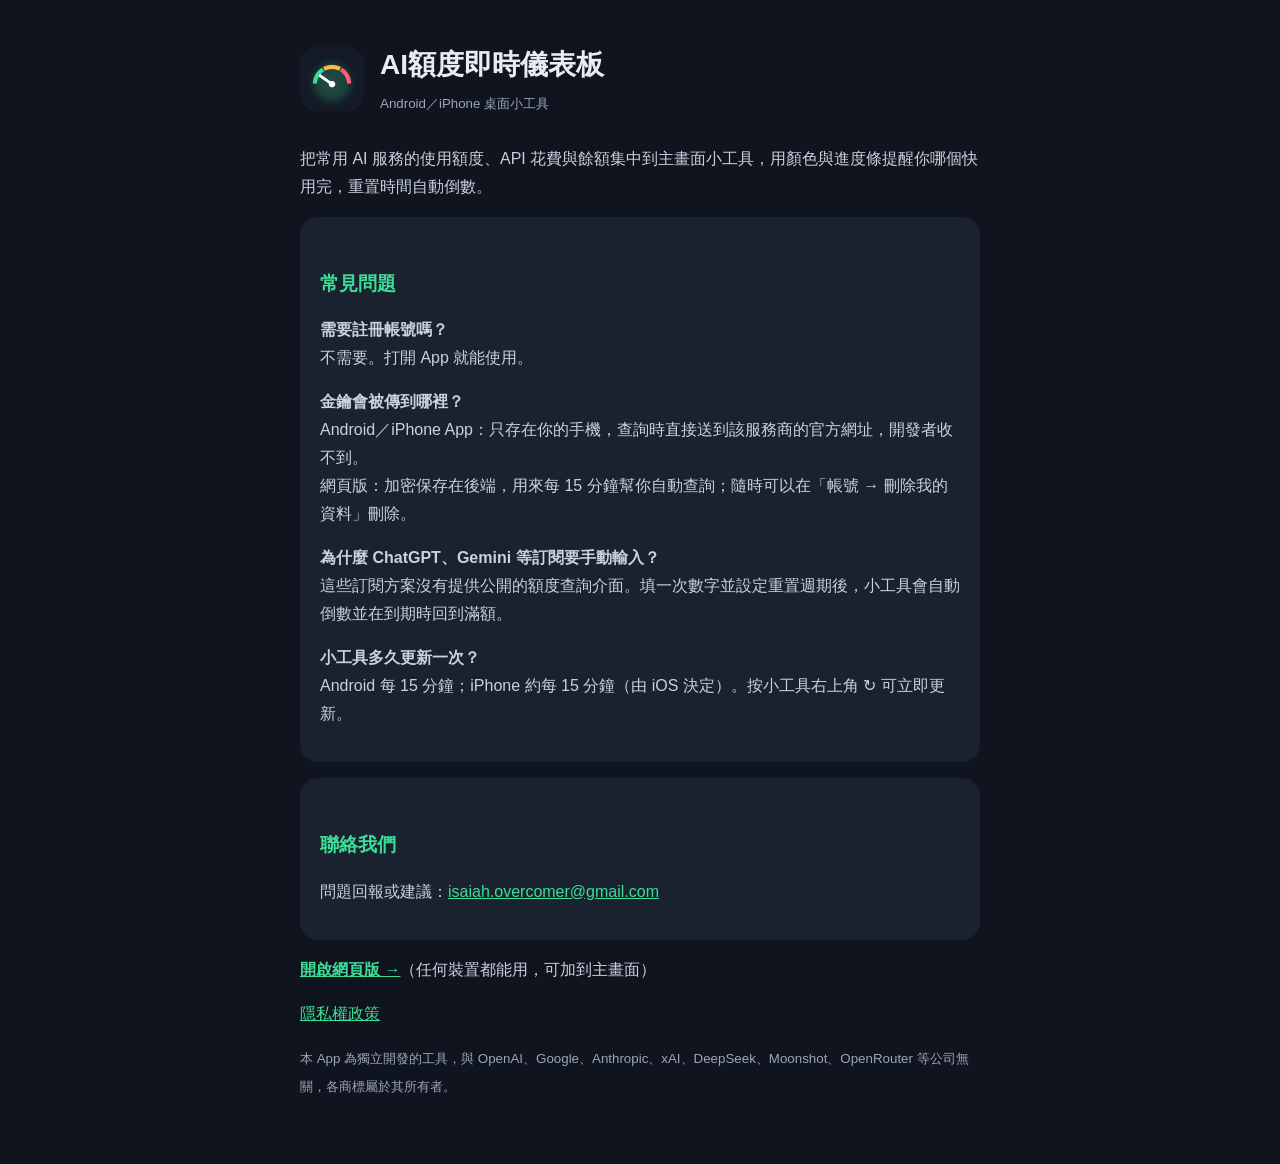
<file: index.html>
<!DOCTYPE html>
<html lang="zh-Hant"><head><meta charset="utf-8"><meta name="viewport" content="width=device-width,initial-scale=1">
<title>AI額度即時儀表板｜支援</title><link rel="stylesheet" href="style.css"></head>
<body><main>
<header><img src="icon.png" alt=""><div><h1>AI額度即時儀表板</h1><small>Android／iPhone 桌面小工具</small></div></header>
<p>把常用 AI 服務的使用額度、API 花費與餘額集中到主畫面小工具，用顏色與進度條提醒你哪個快用完，重置時間自動倒數。</p>
<div class="card">
<h2>常見問題</h2>
<p><b>需要註冊帳號嗎？</b><br>不需要。打開 App 就能使用。</p>
<p><b>金鑰會被傳到哪裡？</b><br>Android／iPhone App：只存在你的手機，查詢時直接送到該服務商的官方網址，開發者收不到。<br>網頁版：加密保存在後端，用來每 15 分鐘幫你自動查詢；隨時可以在「帳號 → 刪除我的資料」刪除。</p>
<p><b>為什麼 ChatGPT、Gemini 等訂閱要手動輸入？</b><br>這些訂閱方案沒有提供公開的額度查詢介面。填一次數字並設定重置週期後，小工具會自動倒數並在到期時回到滿額。</p>
<p><b>小工具多久更新一次？</b><br>Android 每 15 分鐘；iPhone 約每 15 分鐘（由 iOS 決定）。按小工具右上角 ↻ 可立即更新。</p>
</div>
<div class="card"><h2>聯絡我們</h2><p>問題回報或建議：<a href="mailto:isaiah.overcomer@gmail.com">isaiah.overcomer@gmail.com</a></p></div>
<p><a href="app/"><b>開啟網頁版 →</b></a>（任何裝置都能用，可加到主畫面）</p>
<p><a href="privacy.html">隱私權政策</a></p>
<small>本 App 為獨立開發的工具，與 OpenAI、Google、Anthropic、xAI、DeepSeek、Moonshot、OpenRouter 等公司無關，各商標屬於其所有者。</small>
</main></body></html>
</file>
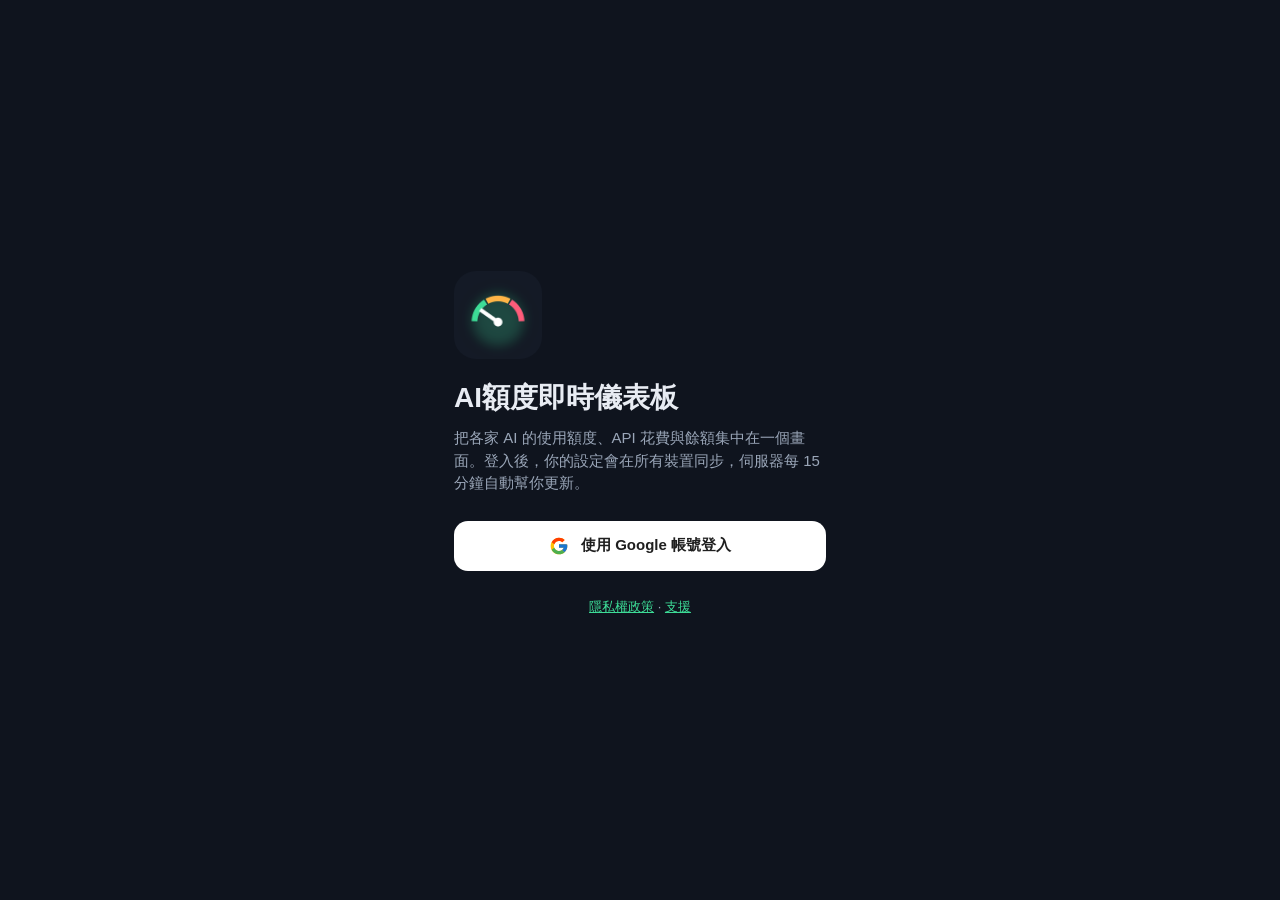
<file: app/index.html>
<!DOCTYPE html>
<html lang="zh-Hant">
<head>
<meta charset="utf-8">
<meta name="viewport" content="width=device-width,initial-scale=1,viewport-fit=cover">
<title>AI額度即時儀表板</title>
<meta name="description" content="把各家 AI 的使用額度、API 花費與餘額集中在一個畫面，任何裝置都能加到主畫面。">
<meta name="theme-color" content="#0F141E">
<link rel="manifest" href="manifest.webmanifest">
<link rel="icon" href="icons/icon-192.png">
<link rel="apple-touch-icon" href="icons/apple-touch-icon.png">
<meta name="apple-mobile-web-app-capable" content="yes">
<meta name="apple-mobile-web-app-status-bar-style" content="black-translucent">
<meta name="apple-mobile-web-app-title" content="AI額度">
<style>
:root{--bg:#0F141E;--s:#1A2230;--s2:#232C3B;--stroke:#2E3A4F;--t:#E8ECF3;--sub:#9AA6B8;--a:#3DDC97;--o:#FFB547;--r:#FF5C7A;--gray:#AEB6C4;--blue:#9AA8FF}
*{box-sizing:border-box;-webkit-tap-highlight-color:transparent}
html,body{margin:0;background:var(--bg);color:var(--t);font:15px/1.5 -apple-system,BlinkMacSystemFont,"PingFang TC","Noto Sans TC","Microsoft JhengHei",sans-serif}
body{padding:env(safe-area-inset-top) env(safe-area-inset-right) env(safe-area-inset-bottom) env(safe-area-inset-left)}
button{font:inherit;color:inherit;border:0;background:none;cursor:pointer}
input{font:inherit}
.wrap{max-width:760px;margin:0 auto;padding:14px 18px 40px}
.hidden{display:none!important}
.row{display:flex;align-items:center;gap:10px}
.grow{flex:1;min-width:0}
.label{font-size:13px;font-weight:700;color:var(--sub);letter-spacing:.04em}
.sub{color:var(--sub);font-size:13px}
.card{background:var(--s);border-radius:20px;padding:16px;margin-top:14px}
.pill{font-size:11px;font-weight:700;padding:2px 8px;border-radius:10px;background:rgba(255,255,255,.13);color:var(--sub);white-space:nowrap}
.pill.a{background:rgba(61,220,151,.12);color:var(--a)}
.btn{display:flex;align-items:center;justify-content:center;min-height:50px;border-radius:14px;font-weight:600;font-size:15px;padding:0 16px;width:100%}
.btn.primary{background:var(--a);color:var(--bg)}
.btn.outline{border:1px solid var(--stroke)}
.btn.danger{color:#FF8A9E}
.btn.text{color:var(--a);min-height:40px;width:auto;padding:0 4px;justify-content:flex-start}
.btn:disabled{opacity:.5}
.icon-btn{width:48px;height:48px;border-radius:24px;background:var(--s2);display:grid;place-items:center;flex:none}
.icon-btn svg{width:22px;height:22px}
.spin svg{animation:spin .9s linear infinite}
@keyframes spin{to{transform:rotate(360deg)}}
/* 卡片 */
.grid{display:grid;grid-template-columns:repeat(2,minmax(0,1fr));gap:12px;margin-top:12px}
@media(min-width:620px){.grid{grid-template-columns:repeat(3,minmax(0,1fr))}}
.q{background:var(--s2);border-radius:18px;padding:12px 14px 14px;min-height:112px;display:flex;flex-direction:column;gap:7px;text-align:left;width:100%}
.q .t{font-weight:700;font-size:16px;overflow:hidden;text-overflow:ellipsis;white-space:nowrap}
.q .r1{font-weight:700;font-size:15px;white-space:nowrap;overflow:hidden;text-overflow:ellipsis}
.q .r2{font-size:13px;white-space:nowrap;overflow:hidden;text-overflow:ellipsis}
.bar{height:6px;border-radius:3px;background:rgba(255,255,255,.2);overflow:hidden}
.bar i{display:block;height:100%;border-radius:3px}
.empty{border:2px dashed var(--stroke);border-radius:18px;padding:22px 16px;text-align:center;color:var(--sub);margin-top:12px}
/* 清單 */
.svc{display:flex;align-items:center;gap:12px;padding:8px 2px}
.chk{width:24px;height:24px;border-radius:6px;border:2px solid var(--sub);display:grid;place-items:center;flex:none}
.chk.on{background:var(--a);border-color:var(--a)}
.chk.on::after{content:"";width:6px;height:11px;border:solid var(--bg);border-width:0 2.5px 2.5px 0;transform:rotate(45deg) translate(-1px,-1px)}
.svc .nm{font-weight:700;font-size:15.5px}
.svc .ds{font-size:12.5px;color:var(--sub);white-space:nowrap;overflow:hidden;text-overflow:ellipsis}
.svc .ds.err{color:#FF8A9E}
.chev{color:var(--sub);font-size:22px;line-height:1}
/* 登入 */
.login{min-height:100vh;display:flex;flex-direction:column;justify-content:center;max-width:420px;margin:0 auto;padding:24px}
.logo{width:88px;height:88px;border-radius:22px;margin-bottom:18px}
h1{font-size:28px;margin:0}
.field{margin-top:12px}
.field label{display:block;font-size:12px;color:var(--sub);margin:0 0 4px 2px}
.field input{width:100%;height:48px;border-radius:12px;border:1px solid #3A4760;background:rgba(15,20,30,.4);color:var(--t);padding:0 12px;outline:none}
.field input:focus{border-color:var(--a)}
.hint{font-size:12px;color:var(--sub);margin:4px 0 0 2px}
/* 設定頁 */
.sheet{position:fixed;inset:0;background:var(--bg);z-index:10;display:flex;flex-direction:column;padding:env(safe-area-inset-top) env(safe-area-inset-right) 0 env(safe-area-inset-left)}
.sheet .top{display:flex;align-items:center;gap:6px;padding:6px 16px 6px 6px}
.sheet .body{flex:1;overflow:auto;padding:4px 16px 24px}
.sheet .bottom{display:flex;gap:12px;padding:10px 16px calc(10px + env(safe-area-inset-bottom));background:var(--s)}
.opt{display:flex;align-items:center;gap:12px;padding:12px;border-radius:14px;background:var(--s2);margin-top:8px;width:100%;text-align:left;border:2px solid transparent}
.opt.on{background:rgba(61,220,151,.12);border-color:var(--a)}
.dot{width:20px;height:20px;border-radius:10px;border:2px solid var(--sub);flex:none}
.opt.on .dot{border:5px solid #1E4A3A;background:var(--a)}
.opt b{display:block;font-size:15px}.opt span{font-size:12.5px;color:var(--sub)}
.two{display:grid;grid-template-columns:1fr 1fr;gap:10px}
.seg{display:grid;grid-template-columns:1fr 1fr;border:1px solid var(--stroke);border-radius:12px;overflow:hidden;margin-top:12px}
.seg button{min-height:42px;font-size:13.5px}
.seg button.on{background:var(--s);color:var(--a);font-weight:700}
.mrow{background:var(--s2);border-radius:14px;padding:12px 14px 14px;margin-top:12px}
.callout{background:#161D29;border:1px solid var(--stroke);border-radius:14px;padding:12px 14px;color:var(--sub);font-size:13.5px;margin-top:14px;white-space:pre-wrap;word-break:break-word}
.result{border-radius:14px;padding:12px 14px;margin-top:10px;font-size:14px}
.result.ok{background:rgba(61,220,151,.12);border:1px solid var(--a)}
.result.bad{background:rgba(255,92,122,.12);border:1px solid var(--r)}
.switch{width:52px;height:32px;border-radius:16px;background:#3A4760;position:relative;flex:none;transition:.2s}
.switch::after{content:"";position:absolute;top:4px;left:4px;width:24px;height:24px;border-radius:12px;background:#fff;transition:.2s}
.switch.on{background:var(--a)}.switch.on::after{left:24px}
.toast{position:fixed;left:50%;bottom:calc(24px + env(safe-area-inset-bottom));transform:translateX(-50%);background:#2B3547;color:var(--t);padding:12px 18px;border-radius:14px;z-index:20;max-width:90vw;font-size:14px;box-shadow:0 8px 24px rgba(0,0,0,.4)}
a{color:var(--a)}
</style>
</head>
<body>

<!-- 登入 -->
<section id="loginView" class="login hidden">
  <img class="logo" src="icons/icon-192.png" alt="">
  <h1>AI額度即時儀表板</h1>
  <p class="sub" style="font-size:15px;margin:8px 0 26px">把各家 AI 的使用額度、API 花費與餘額集中在一個畫面。登入後，你的設定會在所有裝置同步，伺服器每 15 分鐘自動幫你更新。</p>
  <button id="googleBtn" class="btn" style="background:#fff;color:#1F1F1F;gap:12px" onclick="googleSignIn()">
    <svg width="20" height="20" viewBox="0 0 48 48"><path fill="#FFC107" d="M43.6 20.5H42V20H24v8h11.3C33.7 32.7 29.2 36 24 36c-6.6 0-12-5.4-12-12s5.4-12 12-12c3.1 0 5.8 1.2 7.9 3.1l5.7-5.7C34 6.1 29.3 4 24 4 12.9 4 4 12.9 4 24s8.9 20 20 20 20-8.9 20-20c0-1.3-.1-2.4-.4-3.5z"/><path fill="#FF3D00" d="M6.3 14.7l6.6 4.8C14.7 15.1 19 12 24 12c3.1 0 5.8 1.2 7.9 3.1l5.7-5.7C34 6.1 29.3 4 24 4 16.3 4 9.7 8.3 6.3 14.7z"/><path fill="#4CAF50" d="M24 44c5.2 0 9.9-2 13.4-5.2l-6.2-5.2C29.2 35.1 26.7 36 24 36c-5.2 0-9.6-3.3-11.3-7.9l-6.5 5C9.5 39.6 16.2 44 24 44z"/><path fill="#1976D2" d="M43.6 20.5H42V20H24v8h11.3c-.8 2.2-2.2 4.2-4.1 5.6l6.2 5.2C37 39.2 44 34 44 24c0-1.3-.1-2.4-.4-3.5z"/></svg>
    使用 Google 帳號登入
  </button>
  <p id="cfgMissing" class="callout hidden">網站尚未完成後端設定（Google 登入用戶端 ID 或後端網址），請稍後再試。</p>
  <p class="sub" style="margin-top:26px;text-align:center"><a href="../privacy.html">隱私權政策</a> · <a href="../">支援</a></p>
</section>

<!-- 主畫面 -->
<section id="appView" class="wrap hidden">
  <div class="row" style="margin-top:6px">
    <div class="grow">
      <h1 style="font-size:26px">AI額度即時儀表板</h1>
      <div id="status" class="sub"></div>
    </div>
    <button id="refreshBtn" class="icon-btn" aria-label="立即更新" onclick="refreshAll()">
      <svg viewBox="0 0 24 24"><path fill="#7FD4C1" d="M17.65 6.35A7.96 7.96 0 0 0 12 4a8 8 0 1 0 7.73 10h-2.08A6 6 0 1 1 12 6c1.66 0 3.14.69 4.22 1.78L13 11h7V4l-2.35 2.35z"/></svg>
    </button>
  </div>

  <div class="label" style="margin-top:22px">我的額度</div>
  <div id="grid" class="grid"></div>
  <div id="gridEmpty" class="empty hidden">還沒有勾選任何服務，從下面清單勾選要顯示的項目。</div>

  <div class="card" style="margin-top:22px">
    <div class="row"><b class="grow" style="font-size:16px">要顯示哪些服務</b><span id="count" class="pill a"></span></div>
    <div class="sub" style="font-size:12.5px;margin:2px 0 6px">勾選的會出現在上方；點名稱可以設定資料來源。</div>
    <div id="list"></div>
  </div>

  <div id="installCard" class="card hidden">
    <div class="label">加到主畫面</div>
    <p id="installText" style="margin:6px 0 0"></p>
    <button id="installBtn" class="btn primary hidden" style="margin-top:12px" onclick="doInstall()">安裝到主畫面</button>
  </div>

  <div class="card">
    <div class="label">帳號</div>
    <div id="email" style="margin:6px 0 10px;font-weight:600"></div>
    <p class="hint" style="margin:0 0 4px">在 Android／iPhone App 或其他電腦用同一個 Google 帳號登入，就會看到同一份設定、金鑰與數字。</p>
    <div class="two" style="margin-top:10px">
      <button class="btn outline" onclick="logout()">登出</button>
      <button class="btn outline danger" onclick="deleteMe()">刪除我的資料</button>
    </div>
  </div>

  <div class="card">
    <div class="label">關於</div>
    <p class="sub" style="font-size:13.5px;margin:6px 0 0">• 伺服器每 15 分鐘自動查詢一次，打開時看到的就是最新數字；按右上角 ↻ 可立即更新。<br>• 金鑰加密保存在後端，只用來向各家官方 API 查詢你自己的帳戶。超過 30 天沒打開會暫停自動更新。<br>• <a href="../privacy.html">隱私權政策</a> · <a href="../">支援</a></p>
  </div>
</section>

<!-- 設定頁 -->
<section id="sheet" class="sheet hidden">
  <div class="top">
    <button class="icon-btn" style="background:none" aria-label="返回" onclick="closeEdit()">
      <svg viewBox="0 0 24 24"><path fill="#E8ECF3" d="M20 11H7.83l5.59-5.59L12 4l-8 8 8 8 1.41-1.41L7.83 13H20v-2z"/></svg>
    </button>
    <div class="grow"><b id="eTitle" style="font-size:19px"></b><div class="sub" style="font-size:12.5px">設定資料來源與顯示方式</div></div>
  </div>
  <div class="body" id="eBody"></div>
  <div class="bottom">
    <button class="btn outline" style="flex:1" onclick="saveEdit(false)">只儲存</button>
    <button class="btn primary" style="flex:1.6" onclick="saveEdit(true)">儲存並測試</button>
  </div>
</section>

<div id="toast" class="toast hidden"></div>

<script>
// ===================== 設定 =====================
const CONFIG = {
  api: 'https://script.google.com/macros/s/AKfycbyLjG6KTVGtJxf_PY2Udax5Q1X_DCV5Nhs3zmSFZnf40fyk5mQOSsBlFVchbSxmXagm/exec',                       // 例如 https://script.google.com/macros/s/xxx/exec
  clientId: '377002864625-2ao3us8jdfa1luak4djov1fpdtc6rbt2.apps.googleusercontent.com', // Google 登入用戶端 ID
};
const DEMO = new URLSearchParams(location.search).has('demo');
const configured = !CONFIG.api.startsWith('PASTE') && !CONFIG.clientId.startsWith('PASTE');

// ===================== 服務類型 =====================
const TYPES = {
  OPENAI_COST: { title: 'OpenAI API 花費', sub: '官方介面 · 金鑰貼一次永久有效', key: 'OpenAI Admin 金鑰（sk-admin-…）', page: 'https://platform.openai.com/settings/organization/admin-keys',
    help: '到 platform.openai.com → Settings → Organization → Admin keys 建立 Admin 金鑰（一般 sk-proj 金鑰查不到花費）。顯示本月（UTC）累計花費。' },
  ANTHROPIC_COST: { title: 'Claude API 花費', sub: '官方介面 · 金鑰貼一次永久有效', key: 'Anthropic Admin 金鑰（sk-ant-admin…）', page: 'https://console.anthropic.com/settings/admin-keys',
    help: '到 Claude Console → Settings → Admin keys 建立 Admin 金鑰（需組織管理員）。顯示本月（UTC）API 花費，不是 Claude 訂閱用量。' },
  DEEPSEEK_BALANCE: { title: 'DeepSeek API 餘額', sub: '官方介面 · 金鑰貼一次永久有效', key: 'DeepSeek API 金鑰（sk-…）', page: 'https://platform.deepseek.com/api_keys', bal: 1,
    help: '到 platform.deepseek.com → API keys 建立金鑰。顯示 API 帳戶餘額；DeepSeek 聊天 App 是免費的，沒有額度可顯示。' },
  XAI_BALANCE: { title: 'xAI／Grok API 餘額', sub: '官方介面 · Management 金鑰＋Team ID', key: 'xAI Management 金鑰', page: 'https://console.x.ai/team/default/management-keys', bal: 1,
    help: '到 console.x.ai → Management keys 建立 Management 金鑰並填 Team ID。這是 API 預付餘額，不是 SuperGrok 訂閱額度（訂閱請用「手動輸入」）。' },
  KIMI_BALANCE: { title: 'Kimi API 餘額', sub: '官方介面 · 金鑰貼一次永久有效', key: 'Kimi API 金鑰（sk-…）', page: 'https://platform.kimi.ai/console/api-keys', bal: 1,
    help: '到 platform.kimi.ai（國際版）或 platform.moonshot.cn（中國版）建立 API 金鑰，兩個版本都會自動試。顯示 API 可用餘額。' },
  OPENROUTER_CREDITS: { title: 'OpenRouter 剩餘額度', sub: '官方介面 · 金鑰貼一次永久有效', key: 'OpenRouter 金鑰（sk-or-…）', page: 'https://openrouter.ai/settings/keys', bal: 1,
    help: '到 openrouter.ai → Settings → API Keys 建立金鑰。顯示剩餘額度（總儲值 − 已用）。' },
  JSON_URL: { title: '自訂 JSON 網址', sub: '進階 · 讀你自己的網址',
    help: '網址要回傳：{"rows":[{"label":"週","percent":84,"mode":"remaining","resetAt":"2026-11-24T18:00:00+08:00"}]}\nmode 可填 remaining 或 used；resetAt 可填 ISO 時間或 Unix 秒。花費型可回傳 {"amount":42.7,"budget":100}。' },
  MANUAL: { title: '手動輸入', sub: '訂閱方案（ChatGPT、Gemini、Grok…）· 自動倒數',
    help: 'ChatGPT、Gemini、Grok、Muse、Claude 訂閱等沒有公開的額度介面，只能手動填。設好重置週期後會自動倒數，到期自動回到滿額。' },
};
const NEEDS_KEY = ['OPENAI_COST', 'ANTHROPIC_COST', 'DEEPSEEK_BALANCE', 'XAI_BALANCE', 'KIMI_BALANCE', 'OPENROUTER_CREDITS'];
const tagOf = (t) => t === 'MANUAL' ? '手動' : t === 'JSON_URL' ? '自訂' : '官方';

// ===================== 卡片格式（與 Android／iOS 相同規則） =====================
const C = { green: 'var(--a)', orange: 'var(--o)', red: 'var(--r)', gray: 'var(--gray)', white: 'var(--t)' };
const toneOf = (rem) => rem >= 50 ? 'green' : rem >= 20 ? 'orange' : 'red';
const pct = (p) => Math.abs(p - Math.round(p)) < 0.05 ? Math.round(p) + '%' : p.toFixed(1) + '%';
const money = (v, s = '$') => s + v.toFixed(2);
const short = (v) => Number.isInteger(v) ? String(v) : v.toFixed(2);
function split(ms) { const m = Math.floor(ms / 60000); return [Math.floor(m / 1440), Math.floor((m % 1440) / 60), m % 60]; }
function resetLong(at, now) {
  if (!at) return ''; const d = at - now; if (d <= 0) return '已到重置時間';
  const [D, H, M] = split(d); return D ? `${D}天${H}小時後重置` : H ? `${H}小時${M}分後重置` : `${Math.max(M, 1)}分鐘後重置`;
}
function resetShort(at, now) {
  if (!at) return ''; const d = at - now; if (d <= 0) return '已重置';
  const [D, H, M] = split(d); return D ? `${D}天${H}時` : H ? `${H}時${M}分` : `${Math.max(M, 1)}分`;
}
const remOf = (r) => r.remaining ? r.percent : 100 - r.percent;
function compact(r, now) {
  const base = `${r.label.trim()} ${r.remaining ? '' : '已用'}${pct(r.percent)}`.trim();
  const cd = resetShort(r.resetAt, now); return cd ? `${base} · ${cd}` : base;
}
function nextMonthUTC(now) { const d = new Date(now); return Date.UTC(d.getUTCFullYear(), d.getUTCMonth() + 1, 1); }

function buildCard(s, res, now = Date.now()) {
  const name = s.n || TYPES[s.t].title;
  const m = { title: name, tag: tagOf(s.t), row1: '尚未取得資料', c1: 'gray', bar: null, barTone: 'green', row2: '', c2: 'gray' };
  if (!res) { m.row2 = (NEEDS_KEY.includes(s.t) && !s.hasKey) ? '點這裡設定金鑰' : '按 ↻ 立即更新'; return m; }
  if (res.error) m.title = name + ' ⚠';
  if (res.balance !== undefined && res.balance !== null) {
    const sym = res.currency === 'CNY' ? '¥' : '$', base = res.budget || 0, bal = res.balance;
    const c = res.available === false ? 'red' : base > 0 ? toneOf(bal / base * 100) : 'green';
    Object.assign(m, { row1: '餘額 ' + money(bal, sym), c1: c, barTone: c, bar: base > 0 ? Math.min(100, Math.max(0, bal / base * 100)) : null,
      row2: res.error || (res.available === false ? '餘額不足，API 已無法使用' : base > 0 ? `剩 ${pct(bal / base * 100)} · 滿 ${sym}${short(base)}` : 'API 可用'),
      c2: (res.error || res.available === false) ? 'red' : 'gray' });
    return m;
  }
  if (res.amount !== undefined && res.amount !== null) {
    const b = res.budget || 0, me = resetShort(nextMonthUTC(now), now);
    if (b > 0) { const used = res.amount / b * 100, c = toneOf(100 - used);
      Object.assign(m, { row1: `${money(res.amount)} / ${money(b)}`, c1: 'white', bar: Math.min(100, Math.max(0, used)), barTone: c, row2: res.error || `本月 ${pct(used)} · ${me}`, c2: res.error ? 'red' : c });
    } else Object.assign(m, { row1: '本月 ' + money(res.amount), c1: 'white', row2: res.error || `未設預算 · ${me}`, c2: res.error ? 'red' : 'gray' });
    return m;
  }
  const rows = res.rows || [];
  if (!rows.length) return Object.assign(m, { row1: res.error || '沒有資料', c1: 'red', row2: '點這裡檢查設定' });
  const r1 = rows[0], c1 = toneOf(remOf(r1));
  Object.assign(m, { c1, barTone: c1, bar: Math.min(100, Math.max(0, r1.percent)) });
  if (rows.length === 1) {
    m.row1 = r1.remaining ? `${r1.label.trim()}剩餘 ${pct(r1.percent)}` : `${r1.label.trim()} 已用 ${pct(r1.percent)}`.trim();
    m.row2 = res.error || resetLong(r1.resetAt, now) || '—'; m.c2 = res.error ? 'red' : 'gray';
  } else {
    m.row1 = compact(r1, now); m.row2 = res.error || compact(rows[1], now); m.c2 = res.error ? 'red' : toneOf(remOf(rows[1]));
  }
  return m;
}

const esc = (s) => String(s ?? '').replace(/[&<>"']/g, (c) => ({ '&': '&amp;', '<': '&lt;', '>': '&gt;', '"': '&quot;', "'": '&#39;' })[c]);
function cardHTML(m, onclick) {
  return `<button class="q" ${onclick ? `onclick="${onclick}"` : 'disabled style="cursor:default"'}>
    <div class="row" style="gap:6px"><span class="t grow">${esc(m.title)}</span><span class="pill">${m.tag}</span></div>
    <div class="r1" style="color:${C[m.c1]}">${esc(m.row1)}</div>
    ${m.bar !== null ? `<div class="bar"><i style="width:${m.bar}%;background:${C[m.barTone]}"></i></div>` : ''}
    <div class="r2" style="color:${C[m.c2]}">${esc(m.row2)}</div></button>`;
}

// ===================== 後端呼叫 =====================
let S = null; // 目前狀態 {email, slots, results, lastRefresh}
let session = localStorage.getItem('aq_session') || '';

async function api(action, data = {}) {
  if (DEMO) return demoApi(action, data);
  const res = await fetch(CONFIG.api, { method: 'POST', body: JSON.stringify(Object.assign({ action, session }, data)) });
  const j = await res.json();
  if (!j.ok) {
    if (j.error === 'SESSION_EXPIRED') { signOutLocal(); throw new Error('登入已過期，請重新登入'); }
    throw new Error(friendlyErr(j.error));
  }
  return j;
}
const friendlyErr = (e) => ({ INVALID_TOKEN: 'Google 登入驗證失敗', EMAIL_NOT_VERIFIED: 'Google 帳號信箱尚未驗證', NOT_SETUP: '後端尚未完成設定' })[e] || e;

function applyState(j) {
  if (j.session) { session = j.session; localStorage.setItem('aq_session', session); }
  S = { email: j.email, slots: j.slots, results: j.results || {}, lastRefresh: j.lastRefresh || 0 };
  if (!DEMO) localStorage.setItem('aq_state', JSON.stringify(S));
  render();
}

function toast(msg) {
  const t = document.getElementById('toast'); t.textContent = msg; t.classList.remove('hidden');
  clearTimeout(toast.h); toast.h = setTimeout(() => t.classList.add('hidden'), 3200);
}

// ===================== 登入 =====================
const REDIRECT = 'https://isaiahovercomer.github.io/ai-quota-dashboard-site/app/';
function showLogin() {
  document.getElementById('appView').classList.add('hidden');
  document.getElementById('loginView').classList.remove('hidden');
  if (!configured && !DEMO) { document.getElementById('cfgMissing').classList.remove('hidden'); document.getElementById('googleBtn').disabled = true; }
}
const rand = () => Array.from(crypto.getRandomValues(new Uint8Array(16)), (b) => b.toString(16).padStart(2, '0')).join('');
/** 整頁導向到 Google 登入（不用彈出視窗，Brave、Safari、主畫面 App 都能用），登入後帶 id_token 回來。 */
function googleSignIn() {
  if (DEMO) return demoLogin();
  const nonce = rand(), state = rand();
  sessionStorage.setItem('aq_oauth', JSON.stringify({ nonce, state }));
  localStorage.setItem('aq_oauth', JSON.stringify({ nonce, state })); // 有些瀏覽器回來時會換分頁
  const q = new URLSearchParams({ client_id: CONFIG.clientId, redirect_uri: REDIRECT, response_type: 'id_token',
    scope: 'openid email profile', nonce, state, prompt: 'select_account' });
  location.href = 'https://accounts.google.com/o/oauth2/v2/auth?' + q;
}
function jwtPayload(t) {
  try { return JSON.parse(decodeURIComponent(escape(atob(t.split('.')[1].replace(/-/g, '+').replace(/_/g, '/'))))); } catch (_) { return {}; }
}
/** Google 登入回來時網址井號後面帶 id_token。回傳 true 表示有處理。 */
async function handleOAuthReturn() {
  const h = new URLSearchParams(location.hash.slice(1));
  if (!h.get('id_token') && !h.get('error')) return false;
  history.replaceState(null, '', location.pathname);
  const saved = JSON.parse(sessionStorage.getItem('aq_oauth') || localStorage.getItem('aq_oauth') || '{}');
  sessionStorage.removeItem('aq_oauth'); localStorage.removeItem('aq_oauth');
  showLogin();
  if (h.get('error')) { toast(h.get('error') === 'access_denied' ? '已取消 Google 登入' : 'Google 登入失敗：' + h.get('error')); return true; }
  const token = h.get('id_token');
  if (!saved.state || h.get('state') !== saved.state || jwtPayload(token).nonce !== saved.nonce) { toast('登入驗證不符，請再按一次登入'); return true; }
  toast('登入中…');
  try { applyState(await api('login', { idToken: token })); showApp(); } catch (e) { toast(e.message); }
  return true;
}
function signOutLocal() {
  session = ''; S = null; localStorage.removeItem('aq_session'); localStorage.removeItem('aq_state');
  showLogin();
}
async function logout() { try { await api('logout'); } catch (_) {} signOutLocal(); }
async function deleteMe() {
  if (!confirm('確定要刪除你在這個服務的所有資料（設定、金鑰、查詢結果、登入狀態）嗎？無法復原。')) return;
  try { await api('deleteMe'); toast('已刪除你的資料'); } catch (e) { toast(e.message); }
  signOutLocal();
}

// ===================== 主畫面 =====================
function showApp() {
  document.getElementById('loginView').classList.add('hidden');
  document.getElementById('appView').classList.remove('hidden');
  setupInstall();
}
let busy = false;
function render() {
  if (!S) return;
  const now = Date.now();
  const shown = S.slots.filter((s) => s.e);
  document.getElementById('grid').innerHTML = shown.map((s) => cardHTML(buildCard(s, S.results[s.id], now), `openEdit(${s.id})`)).join('');
  document.getElementById('gridEmpty').classList.toggle('hidden', shown.length > 0);
  document.getElementById('count').textContent = `已選 ${shown.length}`;
  document.getElementById('list').innerHTML = S.slots.map((s) => {
    const r = S.results[s.id];
    let detail = '';
    if (r?.error) detail = '⚠ ' + r.error;
    else if (r) detail = buildCard(s, r, now).row1;
    else if (NEEDS_KEY.includes(s.t) && !s.hasKey) detail = '尚未設定金鑰';
    return `<div class="svc">
      <button class="chk ${s.e ? 'on' : ''}" aria-label="顯示 ${esc(s.n)}" onclick="toggle(${s.id})"></button>
      <button class="grow row" style="text-align:left" onclick="openEdit(${s.id})">
        <div class="grow"><div class="nm" style="color:${s.e ? 'var(--t)' : '#C4CBD6'}">${esc(s.n || TYPES[s.t].title)}</div>
        <div class="ds ${r?.error ? 'err' : ''}">${esc(TYPES[s.t].title + (detail ? ' · ' + detail : ''))}</div></div>
        <span class="chev">›</span></button></div>`;
  }).join('');
  const t = S.lastRefresh ? new Date(S.lastRefresh).toLocaleTimeString('zh-TW', { hour: '2-digit', minute: '2-digit', hour12: false }) : '';
  document.getElementById('status').textContent = busy ? '更新中…' : t ? `上次更新 ${t} · 每 15 分鐘自動更新` : '尚未更新 · 按右邊 ↻ 立即更新';
  document.getElementById('email').textContent = S.email || '';
}
async function refreshAll() {
  if (busy) return;
  busy = true; document.getElementById('refreshBtn').classList.add('spin'); render();
  try { applyState(await api('refresh')); } catch (e) { toast(e.message); }
  busy = false; document.getElementById('refreshBtn').classList.remove('spin'); render();
}
async function toggle(id) {
  const s = S.slots[id]; s.e = !s.e; render();
  try {
    applyState(await api('toggle', { id, on: s.e }));
    if (s.e && !S.results[id] && s.t !== 'MANUAL') applyState(await api('refresh', { id }));
  } catch (e) { toast(e.message); }
}
async function reloadState() { if (session || DEMO) try { applyState(await api('state')); } catch (_) {} }

// ===================== 設定頁 =====================
let E = null; // 編輯中的服務
function openEdit(id) {
  const s = S.slots[id];
  E = JSON.parse(JSON.stringify(s));
  E.key = ''; E.clearKey = false; E.result = null;
  // 距離重置拆成「天」和「小時」兩欄，記住原值以判斷有沒有改
  E.t1 = resetDraft(s.m1); E.t2 = resetDraft(s.m2); E.t1o = { ...E.t1 }; E.t2o = { ...E.t2 };
  document.getElementById('sheet').classList.remove('hidden');
  drawEdit();
}
function closeEdit() { document.getElementById('sheet').classList.add('hidden'); E = null; }
const WEEK = ['週日', '週一', '週二', '週三', '週四', '週五', '週六'];
const pad2 = (n) => String(n).padStart(2, '0');
/** 編輯用的重置時間：mode = cd（幾天幾小時後）／week（每週固定）／day（每天固定）。 */
function resetDraft(m) {
  const mode = m.per === 168 ? 'week' : m.per === 24 ? 'day' : 'cd';
  const at = m.at > 0 ? new Date(m.at) : null;
  return { mode, ...leftDH(m.at), wd: at ? String(at.getDay()) : '1', tm: at ? `${pad2(at.getHours())}:${pad2(at.getMinutes())}` : '00:00' };
}
/** 下一次「星期 wd（null＝每天）的 tm」的時間戳，一定在現在之後。 */
function nextAt(wd, tm) {
  const [hh, mm] = String(tm || '00:00').split(':').map((x) => parseInt(x, 10) || 0);
  const now = new Date(), t = new Date(now);
  t.setHours(hh, mm, 0, 0);
  if (wd === null) { if (t <= now) t.setDate(t.getDate() + 1); return t.getTime(); }
  let add = (Number(wd) - now.getDay() + 7) % 7;
  t.setDate(t.getDate() + add);
  if (t <= now) t.setDate(t.getDate() + 7);
  return t.getTime();
}
/** 距離重置還有幾天幾小時（小時四捨五入到整數；不到 1 小時保留一位小數）。 */
function leftDH(at) {
  const ms = at - Date.now();
  if (!(ms > 0)) return { d: '', h: '' };
  let totalH = ms / 3600000;
  totalH = totalH < 1 ? Math.round(totalH * 10) / 10 : Math.round(totalH);
  const d = Math.floor(totalH / 24), h = Math.round((totalH - d * 24) * 10) / 10;
  return { d: d ? String(d) : '', h: h ? String(h) : (d ? '0' : '') };
}
function upd(path, v) { const ks = path.split('.'); let o = E; while (ks.length > 1) o = o[ks.shift()]; o[ks[0]] = v; }

function field(label, path, value, opts = {}) {
  return `<div class="field"><label>${label}</label><input type="${opts.type || 'text'}" ${opts.mode ? `inputmode="${opts.mode}"` : ''}
    value="${esc(value)}" placeholder="${esc(opts.ph || '')}" autocomplete="off" autocapitalize="off" spellcheck="false"
    oninput="upd('${path}', this.value)">${opts.hint ? `<div class="hint">${opts.hint}</div>` : ''}</div>`;
}
function drawEdit() {
  const t = E.t, T = TYPES[t];
  document.getElementById('eTitle').textContent = E.n || '設定服務';
  const preview = cardHTML(buildCard(S.slots[E.id], S.results[E.id]), null);
  let h = `<div class="card row" style="margin-top:8px"><div class="grow"><b style="font-size:16px">顯示在主畫面上</b><div class="sub" style="font-size:12.5px">勾選後出現在「我的額度」</div></div>
      <button class="switch ${E.e ? 'on' : ''}" aria-label="顯示" onclick="E.e=!E.e;drawEdit()"></button></div>
    <div class="label" style="margin-top:16px">卡片預覽</div><div style="margin-top:8px">${preview}</div>
    ${E.result ? `<div class="result ${E.result.ok ? 'ok' : 'bad'}">${esc(E.result.msg)}</div>` : ''}
    <div class="card"><div class="label">資料來源</div>
      ${Object.keys(TYPES).map((k) => `<button class="opt ${k === t ? 'on' : ''}" onclick="E.t='${k}';E.result=null;drawEdit()"><span class="dot"></span><div><b>${TYPES[k].title}</b><span>${TYPES[k].sub}</span></div></button>`).join('')}
    </div>
    <div class="card"><div class="label">顯示名稱</div>${field('名稱', 'n', E.n)}</div>`;
  if (NEEDS_KEY.includes(t) || t === 'JSON_URL') {
    h += `<div class="card"><div class="label">${t === 'JSON_URL' ? '網址' : '金鑰'}</div>`;
    if (t === 'JSON_URL') h += field('JSON 網址', 'u', E.u, { mode: 'url', ph: 'https://…' });
    const keyLabel = t === 'JSON_URL' ? 'Bearer token（選填）' : T.key;
    h += field(keyLabel, 'key', '', { type: 'password', ph: E.hasKey && !E.clearKey ? `已設定 ${E.keyHint}，留空不變更` : '貼上金鑰' });
    if (E.hasKey && !E.clearKey) h += `<button class="btn text" style="color:#FF8A9E" onclick="E.clearKey=true;drawEdit()">清除已儲存的金鑰</button>`;
    if (t === 'XAI_BALANCE') h += field('Team ID', 'a', E.a, { hint: '在 console.x.ai 的 Settings 可以看到' });
    if (t !== 'JSON_URL') h += field(T.bal ? '滿額基準（選填）' : '每月預算（美元）', 'b', E.b || '', { mode: 'decimal',
      hint: t === 'OPENROUTER_CREDITS' ? '留空會自動用你的總儲值當滿額' : T.bal ? '例如你通常儲值多少，填了才有進度條' : '用來算進度條百分比' });
    if (T.page) h += `<a class="btn text" href="${T.page}" target="_blank" rel="noopener">開啟建立金鑰的網頁 ↗</a>`;
    h += '</div>';
  }
  if (t === 'MANUAL') {
    h += `<div class="card"><div class="label">額度數字</div><div class="hint">照 App 裡看到的填。設了重置週期，到期會自動回到滿額並重新倒數。</div>`;
    [['m1', 't1', '第一條（大字＋進度條）'], ['m2', 't2', '第二條（選填，名稱留空就不顯示）']].forEach(([m, tk, title]) => {
      const r = E[m];
      h += `<div class="mrow"><b>${title}</b>
        <div class="two">${field('名稱（週／段）', m + '.l', r.l)}${field('百分比 %', m + '.p', r.p, { mode: 'decimal' })}</div>
        <div class="seg"><button class="${r.r ? 'on' : ''}" onclick="E.${m}.r=true;drawEdit()">數字是「剩餘」</button><button class="${!r.r ? 'on' : ''}" onclick="E.${m}.r=false;drawEdit()">數字是「已用」</button></div>
        <div class="label" style="margin-top:14px">什麼時候重置</div>
        <div class="seg" style="grid-template-columns:1fr 1fr 1fr">
          ${[['cd', '幾天幾小時後'], ['week', '每週固定時間'], ['day', '每天固定時間']].map(([k, t]) =>
            `<button class="${E[tk].mode === k ? 'on' : ''}" onclick="E.${tk}.mode='${k}';drawEdit()">${t}</button>`).join('')}
        </div>
        ${resetFields(m, tk, r)}</div>`;
    });
    h += '</div>';
  }
  h += `<div class="callout">${esc(T.help)}</div>`;
  document.getElementById('eBody').innerHTML = h;
}
function selectHTML(path, value, options) {
  return `<select onchange="upd('${path}', this.value)" style="width:100%;height:48px;border-radius:12px;border:1px solid #3A4760;background:rgba(15,20,30,.4);color:var(--t);padding:0 10px;font:inherit">
    ${options.map(([v, t]) => `<option value="${v}" ${String(value) === String(v) ? 'selected' : ''}>${t}</option>`).join('')}</select>`;
}
function timeHTML(path, value) {
  return `<input type="time" value="${esc(value)}" onchange="upd('${path}', this.value)" oninput="upd('${path}', this.value)"
    style="width:100%;height:48px;border-radius:12px;border:1px solid #3A4760;background:rgba(15,20,30,.4);color:var(--t);padding:0 12px;font:inherit;color-scheme:dark">`;
}
function resetFields(m, tk, r) {
  const t = E[tk];
  if (t.mode === 'week') return `<div class="two" style="margin-top:12px">
      <div class="field" style="margin-top:0"><label>星期</label>${selectHTML(tk + '.wd', t.wd, [1, 2, 3, 4, 5, 6, 0].map((d) => [d, WEEK[d]]))}</div>
      <div class="field" style="margin-top:0"><label>幾點</label>${timeHTML(tk + '.tm', t.tm)}</div></div>
    <div class="hint">照 App 寫的填，例如「週四 08:30 重設」。之後每週自動回到滿額，不用再改。</div>`;
  if (t.mode === 'day') return `<div class="field"><label>每天幾點</label>${timeHTML(tk + '.tm', t.tm)}</div>
    <div class="hint">每天這個時間自動回到滿額。</div>`;
  return `<div class="two">${field('天', tk + '.d', t.d, { mode: 'numeric', ph: '0' })}${field('小時', tk + '.h', t.h, { mode: 'decimal', ph: '0' })}</div>
    <div class="hint">例如「4 天 6 小時後重置」就填 4 和 6；兩格都空白＝不顯示倒數</div>
    ${field('重置週期（小時）', m + '.per', r.per === 168 || r.per === 24 ? '' : r.per, { mode: 'decimal', hint: '到期後自動回到滿額並重新倒數，例如每 5 小時填 5；0 或空白＝不自動' })}`;
}
function rowOut(r, t, to) {
  const o = { l: String(r.l || ''), p: Math.min(100, Math.max(0, Number(r.p) || 0)), r: !!r.r, per: Math.max(0, Number(r.per) || 0), at: r.at };
  if (t.mode === 'week') { o.per = 168; o.at = nextAt(t.wd, t.tm); return o; }
  if (t.mode === 'day') { o.per = 24; o.at = nextAt(null, t.tm); return o; }
  if (to.mode !== 'cd' && (o.per === 168 || o.per === 24)) o.per = 0; // 從固定時間改回倒數
  const d = String(t.d).trim(), h = String(t.h).trim();
  if (to.mode !== 'cd' || d !== String(to.d).trim() || h !== String(to.h).trim()) { // 只有改過才重新計算重置時間
    const hours = (parseFloat(d) || 0) * 24 + (parseFloat(h) || 0);
    o.at = hours > 0 ? Date.now() + hours * 3600000 : 0;
  }
  return o;
}
async function saveEdit(test) {
  const svc = { id: E.id, t: E.t, n: E.n, a: E.a, b: Number(E.b) || 0, u: E.u, e: E.e,
    m1: rowOut(E.m1, E.t1, E.t1o), m2: rowOut(E.m2, E.t2, E.t2o) };
  if (E.key.trim()) svc.key = E.key.trim(); else if (E.clearKey) svc.clearKey = true;
  try {
    applyState(await api('save', { service: svc }));
    if (!test) return closeEdit();
    if (E.t === 'MANUAL') { E.result = { ok: true, msg: '✅ 已儲存！上面就是顯示的樣子。' }; }
    else {
      E.result = { ok: true, msg: '測試中…' }; drawEdit();
      applyState(await api('refresh', { id: E.id }));
      const r = S.results[E.id];
      E.result = r?.error ? { ok: false, msg: '❌ ' + r.error } : { ok: true, msg: '✅ 成功！上面就是顯示的樣子。' };
    }
    const keep = E.result; openEdit(E.id); E.result = keep; drawEdit();
    document.getElementById('eBody').scrollTop = 0;
  } catch (e) { toast(e.message); }
}

// ===================== 加到主畫面 =====================
let deferredPrompt = null;
window.addEventListener('beforeinstallprompt', (e) => { e.preventDefault(); deferredPrompt = e; setupInstall(); });
function setupInstall() {
  const standalone = matchMedia('(display-mode: standalone)').matches || navigator.standalone;
  const card = document.getElementById('installCard');
  if (standalone) return card.classList.add('hidden');
  const ios = /iPhone|iPad|iPod/.test(navigator.userAgent);
  const text = document.getElementById('installText');
  card.classList.remove('hidden');
  if (deferredPrompt) { text.textContent = '安裝後就像 App 一樣從主畫面打開。'; document.getElementById('installBtn').classList.remove('hidden'); }
  else if (ios) text.innerHTML = '在 Safari 點下方 <b>分享</b> 按鈕 → <b>加入主畫面</b>。';
  else text.textContent = '在瀏覽器選單選「安裝應用程式」或「加到主畫面」。';
}
async function doInstall() { if (!deferredPrompt) return; deferredPrompt.prompt(); await deferredPrompt.userChoice; deferredPrompt = null; document.getElementById('installBtn').classList.add('hidden'); }

// ===================== 示範模式（?demo） =====================
function demoState() {
  const now = Date.now(), h = 3600000;
  const mr = (l, p, r, per, at = 0) => ({ l, p, r, at, per });
  const E0 = mr('', 100, true, 0);
  const slots = [
    ['MANUAL', 'ChatGPT', mr('週', 32, true, 168, now + 134 * h), mr('5h', 58, true, 5, now + 3 * h), 1],
    ['MANUAL', 'Gemini', mr('週', 84, true, 168, now + 102 * h), mr('段', 42, true, 0, now + 2 * h), 1],
    ['MANUAL', 'Grok', mr('每週', 96, false, 168, now + 142 * h), E0, 1],
    ['OPENAI_COST', 'OpenAI API', E0, E0, 1, 100, 1],
    ['MANUAL', 'Muse', mr('週', 63, true, 168, now + 50 * h), E0, 1],
    ['DEEPSEEK_BALANCE', 'DeepSeek', E0, E0, 1, 200, 1],
    ['MANUAL', 'Claude', mr('5h', 15, true, 5, now + h), mr('週', 55, true, 168, now + 80 * h), 1],
    ['ANTHROPIC_COST', 'Claude API', E0, E0, 0, 100],
    ['MANUAL', 'Copilot', mr('每日', 100, true, 24), E0, 0], ['MANUAL', 'Perplexity', mr('每日', 100, true, 24), E0, 0],
    ['KIMI_BALANCE', 'Kimi', E0, E0, 0], ['OPENROUTER_CREDITS', 'OpenRouter', E0, E0, 1, 0, 1], ['XAI_BALANCE', 'xAI API', E0, E0, 0],
    ['MANUAL', 'Mistral', mr('每日', 100, true, 24), E0, 0], ['MANUAL', '通義千問', mr('每日', 100, true, 24), E0, 0],
    ['MANUAL', '豆包', mr('每日', 100, true, 24), E0, 0], ['MANUAL', '自訂 1', mr('週', 100, true, 168), E0, 0], ['MANUAL', '自訂 2', mr('週', 100, true, 168), E0, 0],
  ].map((c, i) => ({ id: i, t: c[0], n: c[1], m1: c[2], m2: c[3], e: !!c[4], b: c[5] || 0, a: '', u: '', hasKey: !!c[6], keyHint: c[6] ? '…8f3a' : '' }));
  const results = {};
  slots.forEach((s) => { if (s.t === 'MANUAL') { const rows = [{ label: s.m1.l, percent: s.m1.p, remaining: s.m1.r, resetAt: s.m1.at }]; if (s.m2.l) rows.push({ label: s.m2.l, percent: s.m2.p, remaining: s.m2.r, resetAt: s.m2.at }); results[s.id] = { rows }; } });
  results[3] = { amount: 42.7, budget: 100 }; results[5] = { balance: 110, currency: 'CNY', budget: 200, available: true };
  results[11] = { balance: 74.75, budget: 100.5, available: true };
  return { ok: true, email: 'demo@gmail.com', slots, results, lastRefresh: now };
}
let demoS = null;
async function demoApi(action, d) {
  demoS = demoS || demoState();
  if (action === 'toggle') demoS.slots[d.id].e = d.on;
  if (action === 'save') Object.assign(demoS.slots[d.service.id], d.service, d.service.key ? { hasKey: true, keyHint: '…' + d.service.key.slice(-4) } : {});
  if (action === 'refresh') demoS.lastRefresh = Date.now();
  return JSON.parse(JSON.stringify(demoS));
}
function demoLogin() { applyState({ ok: true, ...demoState() }); showApp(); }

// ===================== 啟動 =====================
(function start() {
  if ('serviceWorker' in navigator && !DEMO) navigator.serviceWorker.register('sw.js').catch(() => {});
  const p = new URLSearchParams(location.search);
  if (DEMO) {
    if (p.get('demo') === 'login') return showLogin();
    demoLogin();
    const id = p.get('edit'); if (id !== null) openEdit(Number(id));
    return;
  }
  if (location.hash.includes('id_token=') || location.hash.includes('error=')) return handleOAuthReturn();
  if (!session) return showLogin();
  const cached = localStorage.getItem('aq_state');
  if (cached) { S = JSON.parse(cached); render(); }
  showApp();
  reloadState();
  setInterval(() => { if (!document.hidden) reloadState(); }, 5 * 60000);
  document.addEventListener('visibilitychange', () => { if (!document.hidden) reloadState(); });
  setInterval(render, 60000); // 倒數每分鐘更新
})();
</script>
</body>
</html>
</file>
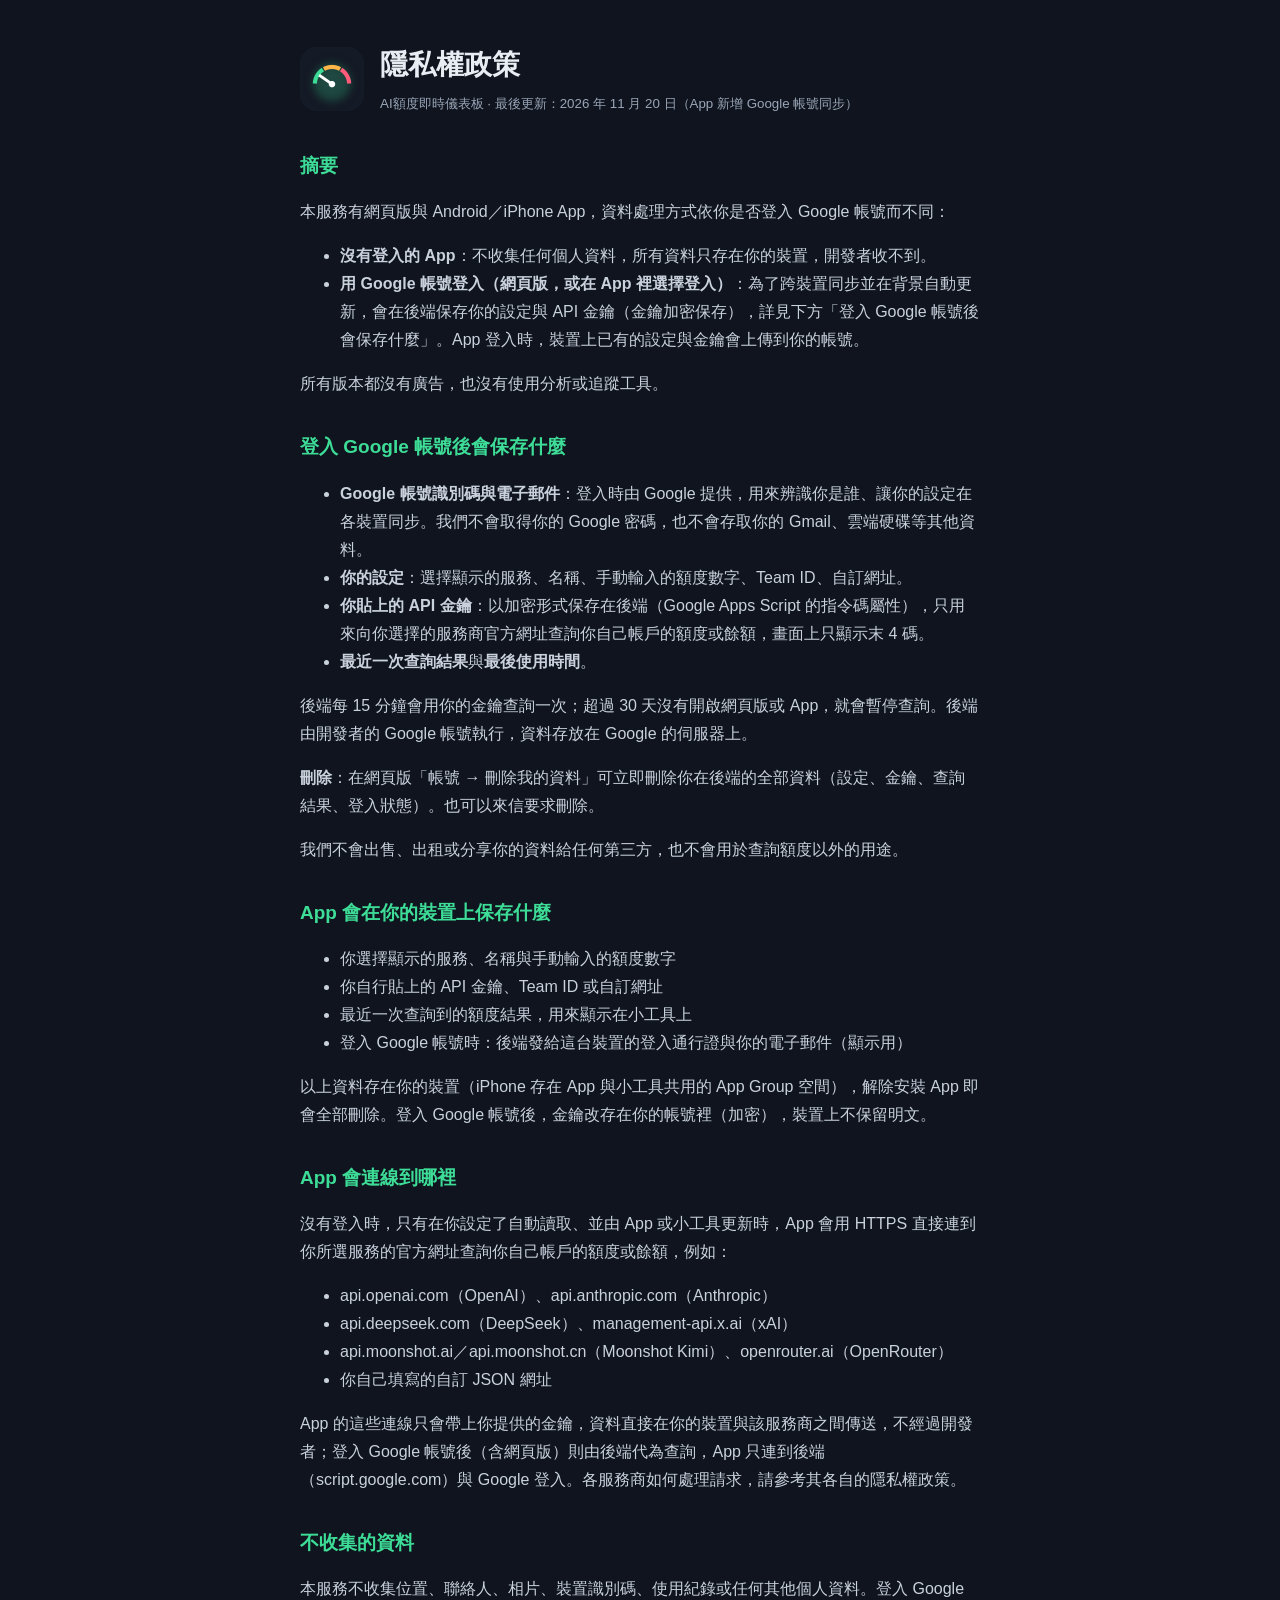
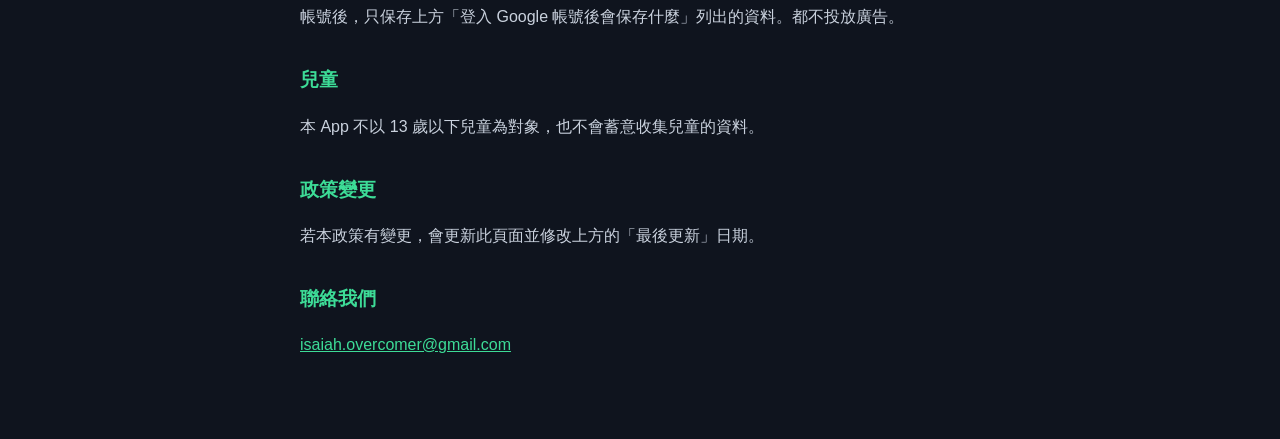
<file: privacy.html>
<!DOCTYPE html>
<html lang="zh-Hant"><head><meta charset="utf-8"><meta name="viewport" content="width=device-width,initial-scale=1">
<title>AI額度即時儀表板｜隱私權政策</title><link rel="stylesheet" href="style.css"></head>
<body><main>
<header><img src="icon.png" alt=""><div><h1>隱私權政策</h1><small>AI額度即時儀表板 · 最後更新：2026 年 11 月 20 日（App 新增 Google 帳號同步）</small></div></header>

<h2>摘要</h2>
<p>本服務有網頁版與 Android／iPhone App，資料處理方式依你是否登入 Google 帳號而不同：</p>
<ul>
<li><b>沒有登入的 App</b>：不收集任何個人資料，所有資料只存在你的裝置，開發者收不到。</li>
<li><b>用 Google 帳號登入（網頁版，或在 App 裡選擇登入）</b>：為了跨裝置同步並在背景自動更新，會在後端保存你的設定與 API 金鑰（金鑰加密保存），詳見下方「登入 Google 帳號後會保存什麼」。App 登入時，裝置上已有的設定與金鑰會上傳到你的帳號。</li>
</ul>
<p>所有版本都沒有廣告，也沒有使用分析或追蹤工具。</p>

<h2>登入 Google 帳號後會保存什麼</h2>
<ul>
<li><b>Google 帳號識別碼與電子郵件</b>：登入時由 Google 提供，用來辨識你是誰、讓你的設定在各裝置同步。我們不會取得你的 Google 密碼，也不會存取你的 Gmail、雲端硬碟等其他資料。</li>
<li><b>你的設定</b>：選擇顯示的服務、名稱、手動輸入的額度數字、Team ID、自訂網址。</li>
<li><b>你貼上的 API 金鑰</b>：以加密形式保存在後端（Google Apps Script 的指令碼屬性），只用來向你選擇的服務商官方網址查詢你自己帳戶的額度或餘額，畫面上只顯示末 4 碼。</li>
<li><b>最近一次查詢結果</b>與<b>最後使用時間</b>。</li>
</ul>
<p>後端每 15 分鐘會用你的金鑰查詢一次；超過 30 天沒有開啟網頁版或 App，就會暫停查詢。後端由開發者的 Google 帳號執行，資料存放在 Google 的伺服器上。</p>
<p><b>刪除</b>：在網頁版「帳號 → 刪除我的資料」可立即刪除你在後端的全部資料（設定、金鑰、查詢結果、登入狀態）。也可以來信要求刪除。</p>
<p>我們不會出售、出租或分享你的資料給任何第三方，也不會用於查詢額度以外的用途。</p>

<h2>App 會在你的裝置上保存什麼</h2>
<ul>
<li>你選擇顯示的服務、名稱與手動輸入的額度數字</li>
<li>你自行貼上的 API 金鑰、Team ID 或自訂網址</li>
<li>最近一次查詢到的額度結果，用來顯示在小工具上</li>
<li>登入 Google 帳號時：後端發給這台裝置的登入通行證與你的電子郵件（顯示用）</li>
</ul>
<p>以上資料存在你的裝置（iPhone 存在 App 與小工具共用的 App Group 空間），解除安裝 App 即會全部刪除。登入 Google 帳號後，金鑰改存在你的帳號裡（加密），裝置上不保留明文。</p>

<h2>App 會連線到哪裡</h2>
<p>沒有登入時，只有在你設定了自動讀取、並由 App 或小工具更新時，App 會用 HTTPS 直接連到你所選服務的官方網址查詢你自己帳戶的額度或餘額，例如：</p>
<ul>
<li>api.openai.com（OpenAI）、api.anthropic.com（Anthropic）</li>
<li>api.deepseek.com（DeepSeek）、management-api.x.ai（xAI）</li>
<li>api.moonshot.ai／api.moonshot.cn（Moonshot Kimi）、openrouter.ai（OpenRouter）</li>
<li>你自己填寫的自訂 JSON 網址</li>
</ul>
<p>App 的這些連線只會帶上你提供的金鑰，資料直接在你的裝置與該服務商之間傳送，不經過開發者；登入 Google 帳號後（含網頁版）則由後端代為查詢，App 只連到後端（script.google.com）與 Google 登入。各服務商如何處理請求，請參考其各自的隱私權政策。</p>

<h2>不收集的資料</h2>
<p>本服務不收集位置、聯絡人、相片、裝置識別碼、使用紀錄或任何其他個人資料。登入 Google 帳號後，只保存上方「登入 Google 帳號後會保存什麼」列出的資料。都不投放廣告。</p>

<h2>兒童</h2>
<p>本 App 不以 13 歲以下兒童為對象，也不會蓄意收集兒童的資料。</p>

<h2>政策變更</h2>
<p>若本政策有變更，會更新此頁面並修改上方的「最後更新」日期。</p>

<h2>聯絡我們</h2>
<p><a href="mailto:isaiah.overcomer@gmail.com">isaiah.overcomer@gmail.com</a></p>
</main></body></html>
</file>
<file: style.css>
:root{--bg:#0F141E;--s:#1A2230;--t:#E8ECF3;--sub:#9AA6B8;--a:#3DDC97}
*{box-sizing:border-box}body{margin:0;background:var(--bg);color:var(--t);font:16px/1.75 -apple-system,"PingFang TC","Noto Sans TC","Microsoft JhengHei",sans-serif}
main{max-width:720px;margin:0 auto;padding:40px 20px 64px}
header{display:flex;gap:16px;align-items:center;margin-bottom:28px}header img{width:64px;height:64px;border-radius:16px}
h1{font-size:28px;margin:0}h2{font-size:19px;margin:32px 0 8px;color:var(--a)}p,li{color:#C9D1DD}
.card{background:var(--s);border-radius:18px;padding:18px 20px;margin:16px 0}a{color:var(--a)}small{color:var(--sub)}
</file>
